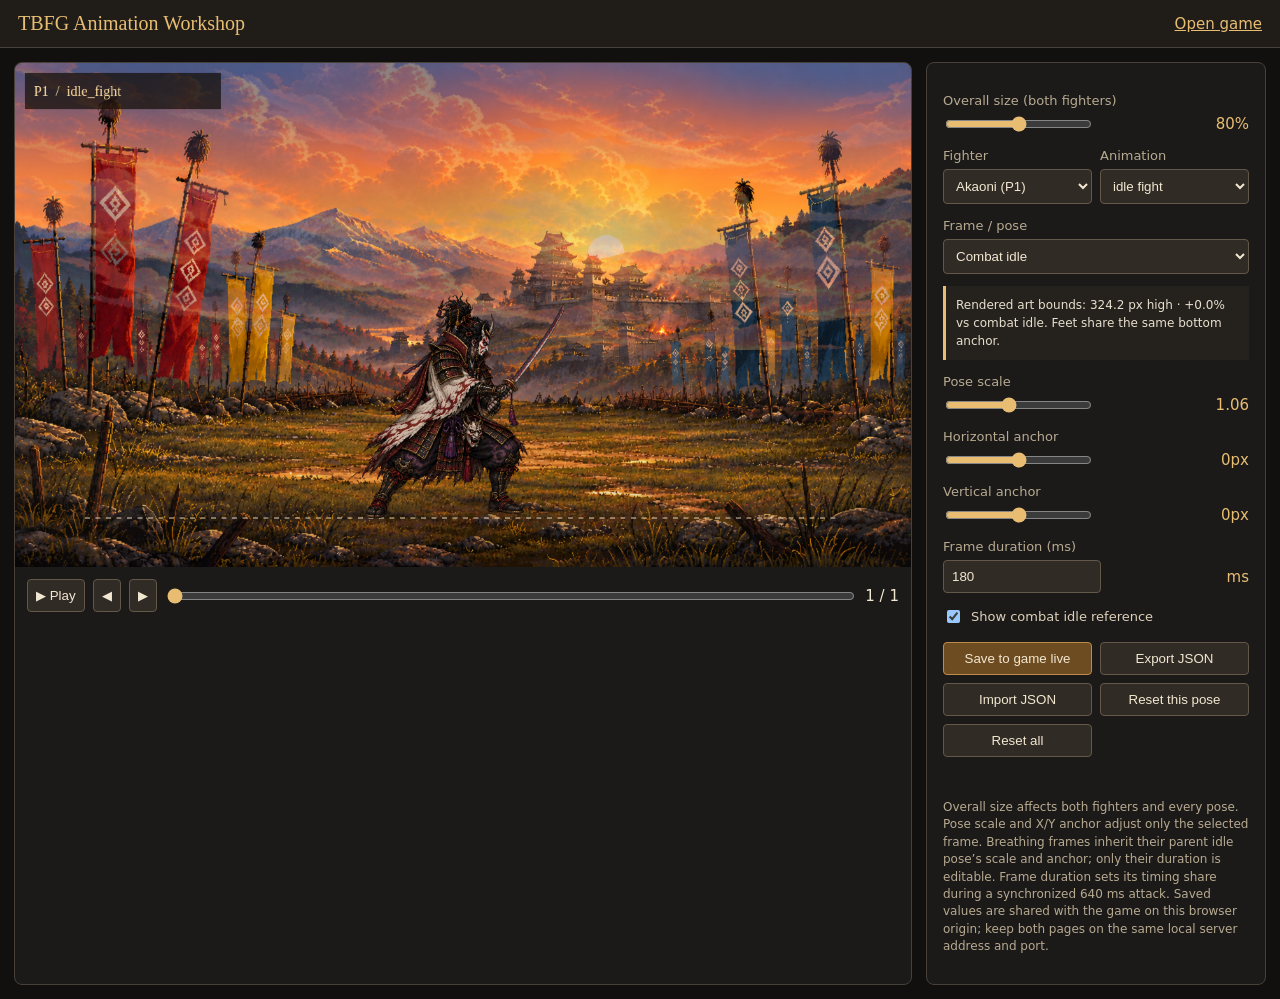
<file: tools/animation-editor.html>
<!doctype html>
<html lang="en">
<head>
  <meta charset="utf-8">
  <meta name="viewport" content="width=device-width, initial-scale=1">
  <title>TBFG Animation Workshop</title>
  <style>
    :root { color-scheme: dark; --panel:#1b1a19; --edge:#48413a; --gold:#e8bd72; --muted:#b8aa91; }
    * { box-sizing:border-box } body { margin:0; background:#11100f; color:#f2e7d1; font:15px system-ui,sans-serif; }
    header { display:flex; align-items:center; justify-content:space-between; padding:12px 18px; background:#201d19; border-bottom:1px solid var(--edge) }
    h1 { margin:0; font:20px Georgia,serif; color:var(--gold) } header a { color:var(--gold) }
    main { display:grid; grid-template-columns:minmax(500px,1fr) 340px; gap:14px; padding:14px; max-width:1600px; margin:auto }
    .stage,.panel { border:1px solid var(--edge); background:var(--panel); border-radius:8px; overflow:hidden }
    canvas { display:block; width:100%; height:auto; background:#66513b; image-rendering:auto }
    .transport { display:flex; align-items:center; gap:8px; padding:12px }
    .transport input[type=range] { flex:1 }
    .panel { padding:16px; overflow:visible }
    label { display:block; color:var(--muted); font-size:13px; margin:14px 0 6px }
    select,button,input[type=number] { background:#302b25; color:#f2e7d1; border:1px solid #635847; border-radius:4px; padding:8px }
    select { width:100% } button { cursor:pointer } button:hover { border-color:var(--gold) }
    .row { display:flex; gap:8px; align-items:center } .row>* { flex:1 }
    .value { color:var(--gold); font-variant-numeric:tabular-nums; text-align:right; min-width:52px }
    input[type=range] { width:100%; accent-color:var(--gold) }
    .check { display:flex; align-items:center; gap:8px; color:#ddd0b9; margin:14px 0 }
    .actions { display:grid; grid-template-columns:1fr 1fr; gap:8px; margin-top:16px }
    .primary { background:#6e4c21; border-color:#bc8c48 }
    .hint { color:#b8aa91; line-height:1.45; font-size:12px; margin-top:16px }
    #measurement { margin:12px 0; padding:10px; border-left:3px solid var(--gold); background:#25221d; color:#e8dfce; font-size:12px; line-height:1.5; font-variant-numeric:tabular-nums }
    #status { min-height:18px; color:#b9d4a0; font-size:12px; margin-top:8px }
    @media(max-width:900px) { main { grid-template-columns:1fr } }
  </style>
</head>
<body>
  <header><h1>TBFG Animation Workshop</h1><a href="../index.html">Open game</a></header>
  <main>
    <section class="stage">
      <canvas id="preview" width="1280" height="720"></canvas>
      <div class="transport">
        <button id="play">▶ Play</button><button id="prev">◀</button><button id="next">▶</button>
        <input id="timeline" type="range" min="0" max="1" step="1" value="0" aria-label="Animation frame">
        <span id="frameLabel">1 / 1</span>
      </div>
    </section>
    <aside class="panel">
      <label for="globalScale">Overall size (both fighters)</label><div class="row"><input id="globalScale" type="range" min="0.4" max="1.2" step="0.01"><span id="globalScaleValue" class="value"></span></div>
      <div class="row"><div><label for="fighter">Fighter</label><select id="fighter"><option value="p1">Akaoni (P1)</option><option value="p2">Kurogane (P2)</option></select></div>
      <div><label for="sequence">Animation</label><select id="sequence"></select></div></div>
      <label for="pose">Frame / pose</label><select id="pose"></select>
      <div id="measurement" aria-live="polite">Rendered art bounds: loading…</div>
      <label for="scale">Pose scale</label><div class="row"><input id="scale" type="range" min="0.5" max="1.8" step="0.01"><span id="scaleValue" class="value"></span></div>
      <label for="offsetX">Horizontal anchor</label><div class="row"><input id="offsetX" type="range" min="-160" max="160" step="1"><span id="offsetXValue" class="value"></span></div>
      <label for="offsetY">Vertical anchor</label><div class="row"><input id="offsetY" type="range" min="-160" max="160" step="1"><span id="offsetYValue" class="value"></span></div>
      <label for="duration">Frame duration (ms)</label><div class="row"><input id="duration" type="number" min="40" max="2000" step="10"><span class="value">ms</span></div>
      <label class="check"><input id="compare" type="checkbox" checked> Show combat idle reference</label>
      <div class="actions">
        <button class="primary" id="save">Save to game live</button><button id="export">Export JSON</button>
        <button id="import">Import JSON</button><button id="resetPose">Reset this pose</button>
        <button id="resetAll">Reset all</button><input id="file" type="file" accept="application/json" hidden>
      </div>
      <div id="status"></div>
      <p class="hint">Overall size affects both fighters and every pose. Pose scale and X/Y anchor adjust only the selected frame. Breathing frames inherit their parent idle pose’s scale and anchor; only their duration is editable. Frame duration sets its timing share during a synchronized 640 ms attack. Saved values are shared with the game on this browser origin; keep both pages on the same local server address and port.</p>
    </aside>
  </main>
  <script src="animation-editor.js"></script>
</body>
</html>
</file>
